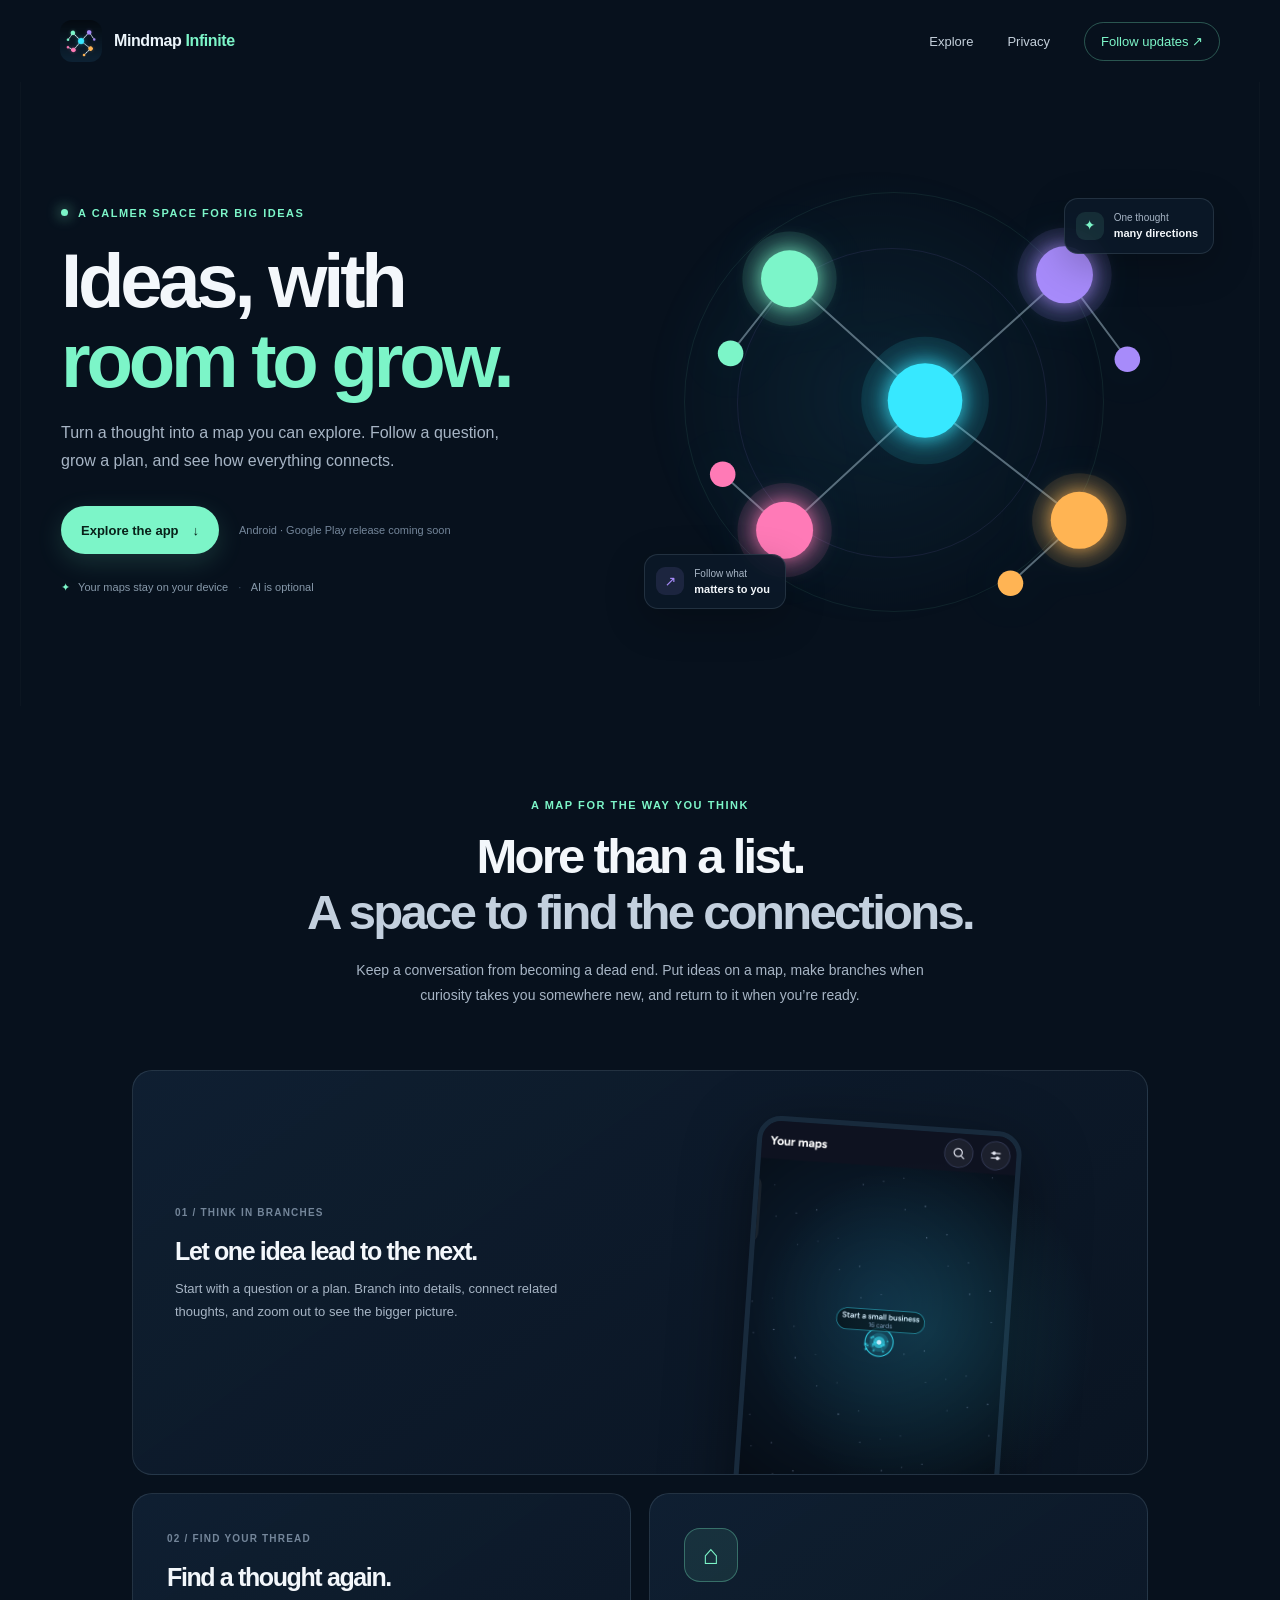
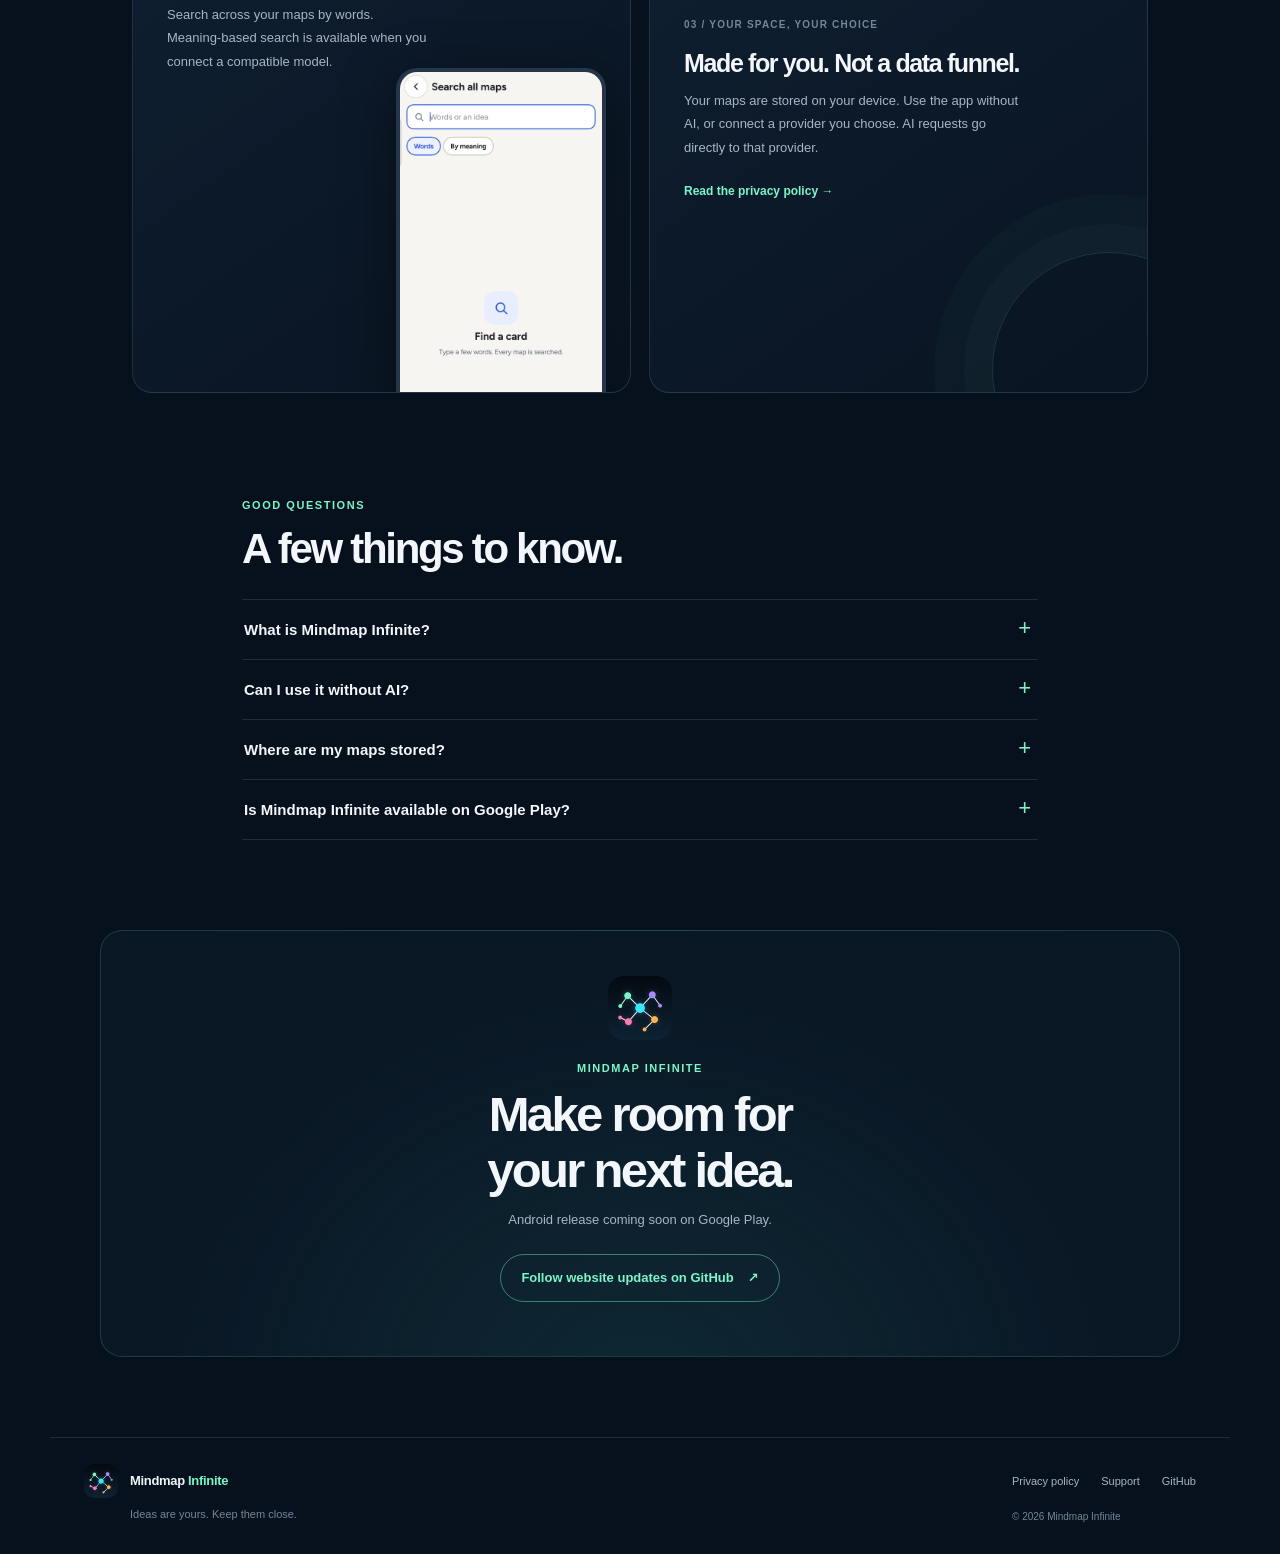
<file: index.html>
<!doctype html>
<html lang="en">
<head>
  <meta charset="utf-8">
  <meta name="viewport" content="width=device-width, initial-scale=1">
  <meta name="theme-color" content="#07111d">
  <meta name="description" content="Explore Mindmap Infinite, a visual mind mapping app for Android. Branch ideas, organize plans, search your maps, and optionally connect an AI provider.">
  <meta name="robots" content="index, follow, max-image-preview:large">
  <link rel="canonical" href="https://milkyway45.github.io/mindmap-infinite-site/">
  <meta property="og:title" content="Mindmap Infinite — Ideas, with room to grow">
  <meta property="og:description" content="A visual mind mapping app for Android. Branch ideas, explore connections, and grow your plans.">
  <meta property="og:type" content="website">
  <meta property="og:url" content="https://milkyway45.github.io/mindmap-infinite-site/">
  <meta property="og:site_name" content="Mindmap Infinite">
  <meta property="og:image" content="https://milkyway45.github.io/mindmap-infinite-site/assets/feature-graphic-1024x500.png">
  <meta property="og:image:width" content="1024">
  <meta property="og:image:height" content="500">
  <meta name="twitter:card" content="summary_large_image">
  <meta name="twitter:title" content="Mindmap Infinite — Ideas, with room to grow">
  <meta name="twitter:description" content="A visual mind mapping app for Android. Branch ideas, explore connections, and grow your plans.">
  <meta name="twitter:image" content="https://milkyway45.github.io/mindmap-infinite-site/assets/feature-graphic-1024x500.png">
  <link rel="icon" type="image/png" href="assets/app-icon-512.png">
  <link rel="stylesheet" href="styles.css">
  <title>Mindmap Infinite | Visual Mind Mapping App for Android</title>
  <script type="application/ld+json">
  {
    "@context": "https://schema.org",
    "@graph": [
      {
        "@type": "WebSite",
        "name": "Mindmap Infinite",
        "url": "https://milkyway45.github.io/mindmap-infinite-site/",
        "inLanguage": "en"
      },
      {
        "@type": "SoftwareApplication",
        "name": "Mindmap Infinite",
        "applicationCategory": "ProductivityApplication",
        "operatingSystem": "Android",
        "description": "A visual mind mapping app for branching ideas, organizing plans, and searching connected cards. AI is optional and uses a provider chosen by the user.",
        "image": "https://milkyway45.github.io/mindmap-infinite-site/assets/app-icon-512.png",
        "url": "https://milkyway45.github.io/mindmap-infinite-site/",
        "publisher": {
          "@type": "Organization",
          "name": "Mindmap Infinite",
          "url": "https://milkyway45.github.io/mindmap-infinite-site/"
        }
      },
      {
        "@type": "FAQPage",
        "mainEntity": [
          {
            "@type": "Question",
            "name": "What is Mindmap Infinite?",
            "acceptedAnswer": {
              "@type": "Answer",
              "text": "Mindmap Infinite is an Android mind mapping app for turning ideas, questions, and plans into connected cards that you can explore and organize."
            }
          },
          {
            "@type": "Question",
            "name": "Can I use Mindmap Infinite without AI?",
            "acceptedAnswer": {
              "@type": "Answer",
              "text": "Yes. AI is optional. You can create, branch, organize, search by words, and export maps without connecting an AI provider."
            }
          },
          {
            "@type": "Question",
            "name": "Where are my maps stored?",
            "acceptedAnswer": {
              "@type": "Answer",
              "text": "Maps are stored in the app's private storage on your device. When you choose an AI feature, selected prompts and context are sent directly to the provider you connected."
            }
          },
          {
            "@type": "Question",
            "name": "Is Mindmap Infinite available on Google Play?",
            "acceptedAnswer": {
              "@type": "Answer",
              "text": "The Android Google Play release is coming soon. Follow the website repository for updates."
            }
          }
        ]
      }
    ]
  }
  </script>
</head>
<body>
  <header class="site-header">
    <a class="brand" href="#top" aria-label="Mindmap Infinite home">
      <img src="assets/app-icon-512.png" alt="" width="42" height="42">
      <span>Mindmap <strong>Infinite</strong></span>
    </a>
    <nav aria-label="Main navigation">
      <a href="#features">Explore</a>
      <a href="#privacy">Privacy</a>
      <a class="nav-cta" href="https://github.com/milkyway45/mindmap-infinite-site">Follow updates <span aria-hidden="true">↗</span></a>
    </nav>
  </header>

  <main id="top">
    <section class="hero">
      <div class="hero-copy">
        <p class="eyebrow"><span class="live-dot"></span> A calmer space for big ideas</p>
        <h1>Ideas, with<br><span>room to grow.</span></h1>
        <p class="hero-lede">Turn a thought into a map you can explore. Follow a question, grow a plan, and see how everything connects.</p>
        <div class="hero-actions">
          <a class="button button-primary" href="#features">Explore the app <span aria-hidden="true">↓</span></a>
          <span class="availability">Android · Google Play release coming soon</span>
        </div>
        <div class="trust-row"><span>✦</span> Your maps stay on your device <i>·</i> AI is optional</div>
      </div>
      <div class="hero-art" aria-label="A branching constellation of colorful connected ideas">
        <div class="orbit orbit-one"></div>
        <div class="orbit orbit-two"></div>
        <svg class="constellation" viewBox="0 0 560 500" role="img" aria-labelledby="graph-title">
          <title id="graph-title">Connected thoughts form a branching map</title>
          <g class="links">
            <path d="M278 250 140 126M278 250 420 122M278 250 435 372M278 250 135 382M140 126 80 202M420 122 484 208M435 372 365 436M135 382 72 325"/>
          </g>
          <g class="node node-mint"><circle cx="140" cy="126" r="29"/><circle class="halo" cx="140" cy="126" r="48"/></g>
          <g class="node node-purple"><circle cx="420" cy="122" r="29"/><circle class="halo" cx="420" cy="122" r="48"/></g>
          <g class="node node-amber"><circle cx="435" cy="372" r="29"/><circle class="halo" cx="435" cy="372" r="48"/></g>
          <g class="node node-pink"><circle cx="135" cy="382" r="29"/><circle class="halo" cx="135" cy="382" r="48"/></g>
          <g class="node node-mint small"><circle cx="80" cy="202" r="13"/></g>
          <g class="node node-purple small"><circle cx="484" cy="208" r="13"/></g>
          <g class="node node-amber small"><circle cx="365" cy="436" r="13"/></g>
          <g class="node node-pink small"><circle cx="72" cy="325" r="13"/></g>
          <g class="node node-cyan"><circle cx="278" cy="250" r="38"/><circle class="halo" cx="278" cy="250" r="65"/></g>
        </svg>
        <div class="floating-note note-top"><span class="note-icon mint-bg">✦</span><span>One thought<br><strong>many directions</strong></span></div>
        <div class="floating-note note-bottom"><span class="note-icon purple-bg">↗</span><span>Follow what<br><strong>matters to you</strong></span></div>
      </div>
      <div class="hero-glow" aria-hidden="true"></div>
    </section>

    <section class="intro section-wrap" id="features">
      <p class="eyebrow">A map for the way you think</p>
      <h2>More than a list.<br><span>A space to find the connections.</span></h2>
      <p class="section-lede">Keep a conversation from becoming a dead end. Put ideas on a map, make branches when curiosity takes you somewhere new, and return to it when you’re ready.</p>
    </section>

    <section class="feature-grid section-wrap" aria-label="App features">
      <article class="feature-card feature-card-wide">
        <div class="feature-text">
          <span class="feature-number">01 / THINK IN BRANCHES</span>
          <h3>Let one idea lead to the next.</h3>
          <p>Start with a question or a plan. Branch into details, connect related thoughts, and zoom out to see the bigger picture.</p>
        </div>
        <img src="assets/screenshots/phone-01-maps.png" alt="Mindmap Infinite home screen with a branching map and idea starters" loading="lazy">
        <div class="card-glow"></div>
      </article>
      <article class="feature-card feature-card-search">
        <span class="feature-number">02 / FIND YOUR THREAD</span>
        <h3>Find a thought again.</h3>
        <p>Search across your maps by words. Meaning-based search is available when you connect a compatible model.</p>
        <img src="assets/screenshots/phone-02-search.png" alt="Search screen with word and meaning search options" loading="lazy">
      </article>
      <article class="feature-card feature-card-privacy">
        <span class="privacy-symbol" aria-hidden="true">⌂</span>
        <span class="feature-number">03 / YOUR SPACE, YOUR CHOICE</span>
        <h3>Made for you. Not a data funnel.</h3>
        <p>Your maps are stored on your device. Use the app without AI, or connect a provider you choose. AI requests go directly to that provider.</p>
        <a class="text-link" href="privacy.html">Read the privacy policy <span aria-hidden="true">→</span></a>
        <div class="privacy-orbit" aria-hidden="true"></div>
      </article>
    </section>

    <section class="faq section-wrap" id="faq">
      <p class="eyebrow">Good questions</p>
      <h2>A few things to know.</h2>
      <div class="faq-list">
        <details>
          <summary>What is Mindmap Infinite?</summary>
          <p>It’s an Android mind mapping app for turning ideas, questions, and plans into connected cards you can explore and organize.</p>
        </details>
        <details>
          <summary>Can I use it without AI?</summary>
          <p>Yes. AI is optional. Create, branch, organize, search by words, and export maps without connecting an AI provider.</p>
        </details>
        <details>
          <summary>Where are my maps stored?</summary>
          <p>Your maps stay in the app’s private storage on your device. If you ask a connected AI for help, the selected prompt and context go directly to that provider. <a href="privacy.html">Read the full privacy policy.</a></p>
        </details>
        <details>
          <summary>Is Mindmap Infinite available on Google Play?</summary>
          <p>The Android Google Play release is coming soon. <a href="https://github.com/milkyway45/mindmap-infinite-site">Follow website updates on GitHub</a>.</p>
        </details>
      </div>
    </section>

    <section class="closing section-wrap">
      <img src="assets/app-icon-512.png" alt="" width="64" height="64" loading="lazy">
      <p class="eyebrow">Mindmap Infinite</p>
      <h2>Make room for<br>your next idea.</h2>
      <p>Android release coming soon on Google Play.</p>
      <a class="button button-outline" href="https://github.com/milkyway45/mindmap-infinite-site">Follow website updates on GitHub <span aria-hidden="true">↗</span></a>
    </section>
  </main>

  <footer id="privacy">
    <a class="brand footer-brand" href="#top">
      <img src="assets/app-icon-512.png" alt="" width="34" height="34" loading="lazy">
      <span>Mindmap <strong>Infinite</strong></span>
    </a>
    <p>Ideas are yours. Keep them close.</p>
    <div class="footer-links">
      <a href="privacy.html">Privacy policy</a>
      <a href="https://github.com/milkyway45/mindmap-infinite-site/issues">Support</a>
      <a href="https://github.com/milkyway45/mindmap-infinite-site">GitHub</a>
    </div>
    <small>© <span id="year">2026</span> Mindmap Infinite</small>
  </footer>
  <script>document.getElementById("year").textContent = new Date().getFullYear()</script>
</body>
</html>
</file>
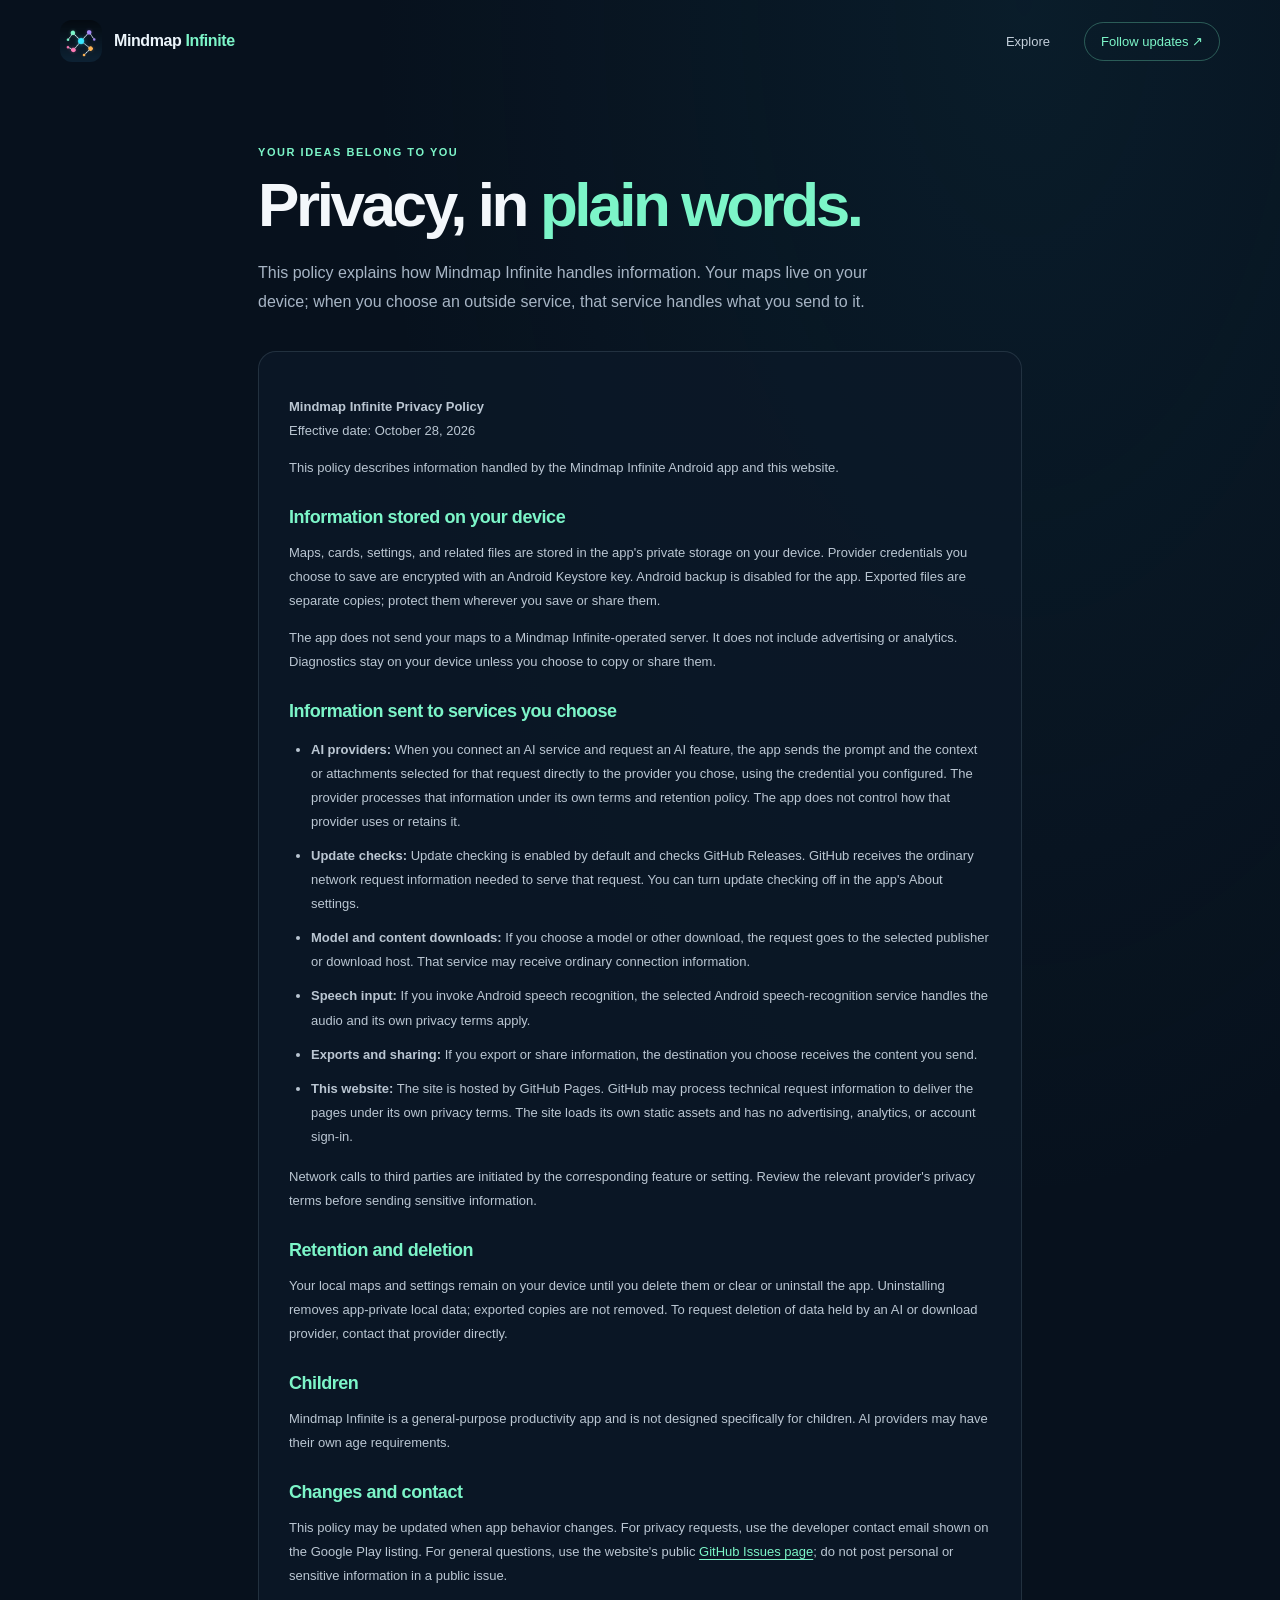
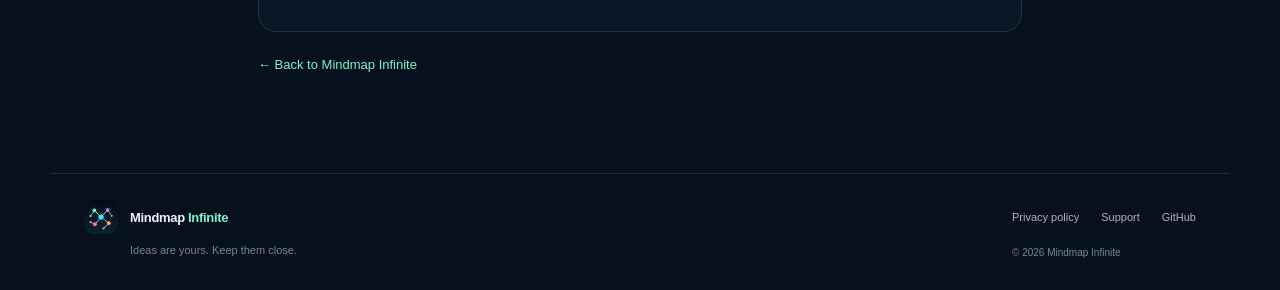
<file: privacy.html>
<!doctype html>
<html lang="en">
<head>
  <meta charset="utf-8">
  <meta name="viewport" content="width=device-width, initial-scale=1">
  <meta name="theme-color" content="#07111d">
  <meta name="description" content="Privacy policy for Mindmap Infinite.">
  <meta name="robots" content="index, follow">
  <link rel="canonical" href="https://milkyway45.github.io/mindmap-infinite-site/privacy.html">
  <meta property="og:title" content="Privacy Policy — Mindmap Infinite">
  <meta property="og:description" content="Learn how Mindmap Infinite handles maps, credentials, AI requests, and information on your device.">
  <meta property="og:type" content="website">
  <meta property="og:url" content="https://milkyway45.github.io/mindmap-infinite-site/privacy.html">
  <link rel="icon" type="image/png" href="assets/app-icon-512.png">
  <link rel="stylesheet" href="styles.css">
  <title>Privacy Policy — Mindmap Infinite</title>
</head>
<body class="policy-page">
  <header class="site-header">
    <a class="brand" href="index.html">
      <img src="assets/app-icon-512.png" alt="" width="42" height="42">
      <span>Mindmap <strong>Infinite</strong></span>
    </a>
    <nav aria-label="Main navigation">
      <a href="index.html#features">Explore</a>
      <a class="nav-cta" href="https://github.com/milkyway45/mindmap-infinite-site">Follow updates <span aria-hidden="true">↗</span></a>
    </nav>
  </header>

  <main class="policy-main">
    <p class="eyebrow">Your ideas belong to you</p>
    <h1>Privacy, in <span>plain words.</span></h1>
    <p class="policy-intro">This policy explains how Mindmap Infinite handles information. Your maps live on your device; when you choose an outside service, that service handles what you send to it.</p>
    <section class="policy-card">
      <p><strong>Mindmap Infinite Privacy Policy</strong><br>Effective date: October 28, 2026</p>
      <p>This policy describes information handled by the Mindmap Infinite Android app and this website.</p>

      <h2>Information stored on your device</h2>
      <p>Maps, cards, settings, and related files are stored in the app's private storage on your device. Provider credentials you choose to save are encrypted with an Android Keystore key. Android backup is disabled for the app. Exported files are separate copies; protect them wherever you save or share them.</p>
      <p>The app does not send your maps to a Mindmap Infinite-operated server. It does not include advertising or analytics. Diagnostics stay on your device unless you choose to copy or share them.</p>

      <h2>Information sent to services you choose</h2>
      <ul>
        <li><strong>AI providers:</strong> When you connect an AI service and request an AI feature, the app sends the prompt and the context or attachments selected for that request directly to the provider you chose, using the credential you configured. The provider processes that information under its own terms and retention policy. The app does not control how that provider uses or retains it.</li>
        <li><strong>Update checks:</strong> Update checking is enabled by default and checks GitHub Releases. GitHub receives the ordinary network request information needed to serve that request. You can turn update checking off in the app's About settings.</li>
        <li><strong>Model and content downloads:</strong> If you choose a model or other download, the request goes to the selected publisher or download host. That service may receive ordinary connection information.</li>
        <li><strong>Speech input:</strong> If you invoke Android speech recognition, the selected Android speech-recognition service handles the audio and its own privacy terms apply.</li>
        <li><strong>Exports and sharing:</strong> If you export or share information, the destination you choose receives the content you send.</li>
        <li><strong>This website:</strong> The site is hosted by GitHub Pages. GitHub may process technical request information to deliver the pages under its own privacy terms. The site loads its own static assets and has no advertising, analytics, or account sign-in.</li>
      </ul>
      <p>Network calls to third parties are initiated by the corresponding feature or setting. Review the relevant provider's privacy terms before sending sensitive information.</p>

      <h2>Retention and deletion</h2>
      <p>Your local maps and settings remain on your device until you delete them or clear or uninstall the app. Uninstalling removes app-private local data; exported copies are not removed. To request deletion of data held by an AI or download provider, contact that provider directly.</p>

      <h2>Children</h2>
      <p>Mindmap Infinite is a general-purpose productivity app and is not designed specifically for children. AI providers may have their own age requirements.</p>

      <h2>Changes and contact</h2>
      <p>This policy may be updated when app behavior changes. For privacy requests, use the developer contact email shown on the Google Play listing. For general questions, use the website's public <a href="https://github.com/milkyway45/mindmap-infinite-site/issues">GitHub Issues page</a>; do not post personal or sensitive information in a public issue.</p>
    </section>
    <a class="policy-back" href="index.html">← Back to Mindmap Infinite</a>
  </main>

  <footer>
    <a class="brand footer-brand" href="index.html">
      <img src="assets/app-icon-512.png" alt="" width="34" height="34">
      <span>Mindmap <strong>Infinite</strong></span>
    </a>
    <p>Ideas are yours. Keep them close.</p>
    <div class="footer-links">
      <a href="privacy.html">Privacy policy</a>
      <a href="https://github.com/milkyway45/mindmap-infinite-site/issues">Support</a>
      <a href="https://github.com/milkyway45/mindmap-infinite-site">GitHub</a>
    </div>
    <small>© <span id="year">2026</span> Mindmap Infinite</small>
  </footer>
  <script>document.getElementById("year").textContent = new Date().getFullYear()</script>
</body>
</html>
</file>
<file: styles.css>
:root {
  color-scheme: dark;
  --night: #07111d;
  --panel: #0c1928;
  --panel-soft: #102033;
  --ink: #f3f7fb;
  --muted: #a7b5c5;
  --dim: #74869a;
  --mint: #7cf5c8;
  --cyan: #38e8ff;
  --purple: #a78bfa;
  --amber: #ffb454;
  --pink: #ff7ab6;
  --line: rgba(195, 220, 239, .13);
  font-family: "Segoe UI", "Helvetica Neue", Arial, system-ui, sans-serif;
  font-synthesis: none;
  text-rendering: optimizeLegibility;
  -webkit-font-smoothing: antialiased;
  background: var(--night);
  color: var(--ink);
  scroll-behavior: smooth;
}

* { box-sizing: border-box; }
body { margin: 0; min-width: 320px; background: var(--night); }
a { color: inherit; text-decoration: none; }
.site-header { height: 82px; max-width: 1240px; margin: auto; padding: 0 40px; display: flex; align-items: center; justify-content: space-between; position: relative; z-index: 4; }
.brand { display: inline-flex; gap: 12px; align-items: center; color: #ecf5fb; font: 600 16px "Manrope", sans-serif; letter-spacing: -.025em; }
.brand img { border-radius: 12px; }
.brand strong { color: var(--mint); font-weight: 700; }
nav { display: flex; align-items: center; gap: 34px; color: #c3cfda; font-size: 13px; }
nav a, .footer-links a, .text-link { transition: color .2s ease; }
nav a:hover, .footer-links a:hover, .text-link:hover { color: var(--mint); }
.nav-cta { padding: 11px 16px; border: 1px solid rgba(124,245,200,.3); border-radius: 99px; color: var(--mint); }

.hero { position: relative; isolation: isolate; max-width: 1240px; min-height: 600px; margin: auto; padding: 94px 40px 80px; display: grid; grid-template-columns: 1fr 1.02fr; align-items: center; overflow: hidden; }
.hero-copy { position: relative; z-index: 2; padding-bottom: 12px; }
.eyebrow { color: var(--mint); font-size: 11px; font-weight: 700; letter-spacing: .14em; text-transform: uppercase; }
.hero .eyebrow { display: flex; align-items: center; gap: 10px; }
.live-dot { height: 7px; width: 7px; border-radius: 50%; background: var(--mint); box-shadow: 0 0 14px var(--mint); }
h1, h2, h3 { font-family: "Segoe UI", "Helvetica Neue", Arial, system-ui, sans-serif; letter-spacing: -.055em; }
h1 { margin: 22px 0 18px; font-size: clamp(48px, 6vw, 76px); line-height: 1.05; font-weight: 700; }
h1 span, .intro h2 span { color: var(--mint); }
.hero-lede { max-width: 455px; color: var(--muted); line-height: 1.8; font-size: 16px; }
.hero-actions { display: flex; gap: 20px; align-items: center; flex-wrap: wrap; margin-top: 30px; }
.button { display: inline-flex; min-height: 48px; align-items: center; justify-content: center; gap: 14px; padding: 0 20px; border-radius: 999px; font-size: 13px; font-weight: 700; transition: transform .18s ease, box-shadow .18s ease; }
.button:hover { transform: translateY(-2px); }
.button-primary { background: var(--mint); color: #082119; box-shadow: 0 8px 26px rgba(124,245,200,.15); }
.button-outline { border: 1px solid rgba(124,245,200,.43); color: var(--mint); }
.availability { font-size: 11px; color: var(--dim); }
.trust-row { margin-top: 27px; color: #8799aa; font-size: 11px; }
.trust-row span { color: var(--mint); margin-right: 5px; }
.trust-row i { color: #405267; margin: 0 7px; font-style: normal; }
.hero-art { min-height: 450px; position: relative; z-index: 1; }
.constellation { width: min(100%, 550px); height: auto; position: absolute; inset: 0; margin: auto; overflow: visible; filter: drop-shadow(0 0 24px rgba(56,232,255,.08)); }
.links path { fill: none; stroke: rgba(198,226,240,.42); stroke-width: 2; }
.node circle:first-child { filter: drop-shadow(0 0 12px currentColor); }
.node .halo { fill: currentColor; opacity: .1; }
.node-mint { color: var(--mint); fill: var(--mint); }
.node-purple { color: var(--purple); fill: var(--purple); }
.node-amber { color: var(--amber); fill: var(--amber); }
.node-pink { color: var(--pink); fill: var(--pink); }
.node-cyan { color: var(--cyan); fill: var(--cyan); }
.node.small circle:first-child { filter: none; }
.orbit { position: absolute; border: 1px solid rgba(124,245,200,.08); border-radius: 50%; }
.orbit-one { width: 420px; height: 420px; top: 16px; left: 50px; }
.orbit-two { width: 310px; height: 310px; top: 72px; left: 103px; border-color: rgba(167,139,250,.1); }
.hero-glow { position: absolute; z-index: -1; width: 470px; height: 470px; right: 12%; top: 80px; border-radius: 50%; background: radial-gradient(circle, rgba(28,110,142,.17), transparent 68%); filter: blur(6px); }
.floating-note { display: flex; align-items: center; gap: 10px; position: absolute; padding: 11px 15px 11px 11px; border: 1px solid var(--line); border-radius: 14px; background: rgba(12,25,40,.9); box-shadow: 0 12px 40px rgba(0,0,0,.24); color: var(--muted); font-size: 10px; line-height: 1.5; }
.floating-note strong { color: var(--ink); font-size: 11px; }
.note-icon { height: 28px; width: 28px; display: grid; place-items: center; border-radius: 9px; font-size: 14px; }
.mint-bg { color: var(--mint); background: rgba(124,245,200,.1); }
.purple-bg { color: var(--purple); background: rgba(167,139,250,.12); }
.note-top { top: 22px; right: 5px; }
.note-bottom { bottom: 17px; left: 10px; }

.section-wrap { max-width: 1080px; margin: auto; padding-left: 32px; padding-right: 32px; }
.intro { padding-top: 82px; padding-bottom: 38px; text-align: center; }
.intro h2, .closing h2 { margin: 17px 0; font-size: clamp(34px, 4vw, 49px); line-height: 1.15; }
.intro h2 span { color: #c3d0de; }
.section-lede { max-width: 620px; margin: 0 auto; color: var(--muted); line-height: 1.8; font-size: 14px; }
.feature-grid { display: grid; grid-template-columns: 1fr 1fr; gap: 18px; padding-top: 24px; padding-bottom: 90px; }
.feature-card { position: relative; overflow: hidden; min-height: 350px; border: 1px solid var(--line); border-radius: 20px; background: linear-gradient(145deg, rgba(16,32,51,.93), rgba(10,21,34,.97)); }
.feature-card-wide { grid-column: 1 / -1; min-height: 405px; padding: 42px; display: flex; align-items: center; }
.feature-text { position: relative; z-index: 1; width: 48%; padding-bottom: 20px; }
.feature-number { color: var(--dim); font-size: 10px; font-weight: 700; letter-spacing: .12em; }
.feature-card h3 { margin: 16px 0 11px; font-size: 25px; line-height: 1.2; }
.feature-card p { margin: 0; max-width: 390px; color: var(--muted); font-size: 13px; line-height: 1.8; }
.feature-card-wide img { position: absolute; height: 530px; width: 265px; object-fit: cover; object-position: top; right: 14%; top: 52px; border: 5px solid #182a3c; border-radius: 24px; box-shadow: 0 20px 70px rgba(0,0,0,.45); transform: rotate(4deg); }
.card-glow { position: absolute; width: 360px; height: 360px; top: 80px; right: 4%; border-radius: 50%; background: radial-gradient(circle, rgba(56,232,255,.13), transparent 67%); }
.feature-card-search, .feature-card-privacy { padding: 34px; }
.feature-card-search { min-height: 500px; }
.feature-card-search img { position: absolute; width: 210px; height: 420px; object-fit: cover; object-position: top; right: 24px; bottom: -96px; border: 4px solid #25364b; border-radius: 21px; box-shadow: 0 12px 55px rgba(0,0,0,.42); }
.feature-card-search p { max-width: 260px; position: relative; z-index: 1; }
.feature-card-privacy { min-height: 500px; }
.privacy-symbol { display: grid; place-items: center; width: 54px; height: 54px; margin-bottom: 32px; border: 1px solid rgba(124,245,200,.32); border-radius: 16px; color: var(--mint); background: rgba(124,245,200,.09); font-size: 27px; }
.feature-card-privacy p { max-width: 340px; }
.text-link { display: inline-block; margin-top: 25px; color: var(--mint); font-size: 12px; font-weight: 700; }
.privacy-orbit { position: absolute; width: 235px; height: 235px; right: -80px; bottom: -95px; border: 1px solid rgba(124,245,200,.14); border-radius: 50%; box-shadow: 0 0 0 28px rgba(124,245,200,.025), 0 0 0 58px rgba(124,245,200,.018); }

.faq { max-width: 860px; padding-top: 5px; padding-bottom: 90px; }
.faq > h2 { margin: 14px 0 26px; font-size: clamp(30px, 4vw, 42px); }
.faq-list { border-top: 1px solid var(--line); }
.faq-list details { border-bottom: 1px solid var(--line); }
.faq-list summary { position: relative; padding: 21px 38px 21px 2px; color: var(--ink); cursor: pointer; list-style: none; font-size: 15px; font-weight: 600; }
.faq-list summary::-webkit-details-marker { display: none; }
.faq-list summary::after { content: "+"; position: absolute; right: 7px; color: var(--mint); font-size: 22px; font-weight: 400; top: 15px; }
.faq-list details[open] summary::after { content: "−"; }
.faq-list details p { max-width: 680px; margin: -4px 0 20px; color: var(--muted); font-size: 13px; line-height: 1.8; }
.faq-list a { color: var(--mint); text-decoration: underline; text-underline-offset: 3px; }

.closing { margin-bottom: 80px; padding-top: 45px; padding-bottom: 54px; border: 1px solid rgba(124,245,200,.16); border-radius: 22px; background: radial-gradient(ellipse at 50% 110%, rgba(32,111,113,.2), transparent 65%), #0a1725; text-align: center; }
.closing > img { border-radius: 16px; }
.closing .eyebrow { margin-top: 18px; }
.closing h2 { margin: 12px 0; }
.closing > p:not(.eyebrow) { color: var(--muted); font-size: 13px; }
.closing .button { margin-top: 14px; }

footer { max-width: 1180px; margin: auto; padding: 26px 34px 32px; border-top: 1px solid var(--line); display: grid; grid-template-columns: 1fr auto; align-items: center; row-gap: 13px; }
.footer-brand { font-size: 13px; }
.footer-brand img { border-radius: 10px; }
footer > p { grid-column: 1; grid-row: 2; margin: -5px 0 0 46px; color: var(--dim); font-size: 11px; }
.footer-links { display: flex; gap: 22px; color: var(--muted); font-size: 11px; }
footer small { grid-column: 2; grid-row: 2; color: var(--dim); font-size: 10px; }

.policy-page { min-height: 100vh; background: radial-gradient(ellipse at 80% 0, rgba(24,92,116,.15), transparent 45%), var(--night); }
.policy-main { max-width: 820px; margin: 64px auto 100px; padding: 0 28px; }
.policy-main h1 { margin: 14px 0 22px; font-size: clamp(40px, 7vw, 62px); }
.policy-main h1 span { color: var(--mint); }
.policy-intro { max-width: 660px; color: var(--muted); font-size: 16px; line-height: 1.8; }
.policy-card { margin-top: 34px; padding: 30px; border: 1px solid var(--line); border-radius: 18px; background: rgba(12,25,40,.78); }
.policy-card h2 { margin: 27px 0 9px; color: var(--mint); font-size: 18px; letter-spacing: -.025em; }
.policy-card h2:first-child { margin-top: 0; }
.policy-card p, .policy-card li { color: #bac6d2; font-size: 13px; line-height: 1.85; }
.policy-card ul { padding-left: 22px; }
.policy-card li + li { margin-top: 10px; }
.policy-card a { color: var(--mint); text-decoration: underline; text-underline-offset: 3px; }
.policy-back { display: inline-block; margin-top: 25px; color: var(--mint); font-size: 13px; }

@media (min-width: 1240px) { .hero { border-left: 1px solid rgba(255,255,255,.02); border-right: 1px solid rgba(255,255,255,.02); } }
@media (max-width: 760px) {
  .site-header { height: 70px; padding: 0 20px; }
  .brand { gap: 9px; font-size: 14px; }
  .brand img { width: 36px; height: 36px; }
  nav { gap: 15px; font-size: 11px; }
  nav a:first-child { display: none; }
  .nav-cta { padding: 9px 12px; }
  .hero { min-height: auto; padding: 70px 23px 42px; grid-template-columns: 1fr; }
  .hero-copy { padding: 0; }
  h1 { margin-top: 18px; font-size: clamp(52px, 12vw, 72px); }
  .hero-lede { max-width: 500px; font-size: 14px; }
  .hero-actions { gap: 14px; }
  .availability { font-size: 10px; }
  .hero-art { min-height: 360px; margin-top: 22px; }
  .constellation { max-width: 420px; }
  .orbit-one { width: 330px; height: 330px; top: 16px; left: calc(50% - 165px); }
  .orbit-two { width: 240px; height: 240px; top: 61px; left: calc(50% - 120px); }
  .note-top { top: 2px; right: -2px; }
  .note-bottom { bottom: 2px; left: -2px; }
  .intro { padding-top: 52px; }
  .intro h2, .closing h2 { font-size: 35px; }
  .section-lede { font-size: 13px; }
  .feature-grid { grid-template-columns: 1fr; padding-left: 18px; padding-right: 18px; padding-bottom: 58px; }
  .feature-card-wide { grid-column: auto; min-height: 560px; padding: 27px; align-items: flex-start; }
  .feature-text { width: 100%; }
  .feature-card-wide img { height: 370px; width: 185px; top: auto; bottom: -73px; right: calc(50% - 92px); transform: rotate(3deg); }
  .card-glow { top: auto; right: calc(50% - 180px); bottom: -10px; }
  .feature-card-search, .feature-card-privacy { min-height: 445px; padding: 27px; }
  .feature-card-search img { width: 165px; height: 330px; right: 22px; bottom: -85px; }
  .feature-card-search h3, .feature-card-privacy h3 { max-width: 260px; font-size: 22px; }
  .feature-card-search p { max-width: 220px; }
  .feature-card-privacy { min-height: 370px; }
  .privacy-symbol { margin-bottom: 22px; }
  .closing { margin: 0 18px 56px; padding: 36px 18px 40px; }
  footer { margin: 0 18px; padding-left: 0; padding-right: 0; grid-template-columns: 1fr; row-gap: 15px; }
  footer > p { grid-column: 1; grid-row: auto; margin: -9px 0 0 44px; }
  .footer-links { flex-wrap: wrap; gap: 16px; }
  footer small { grid-column: 1; grid-row: auto; }
  .policy-main { margin: 42px auto 65px; padding: 0 20px; }
  .policy-card { padding: 22px; }
}
@media (prefers-reduced-motion: reduce) {
  *, *::before, *::after { scroll-behavior: auto !important; transition-duration: .01ms !important; animation-duration: .01ms !important; }
}
</file>
